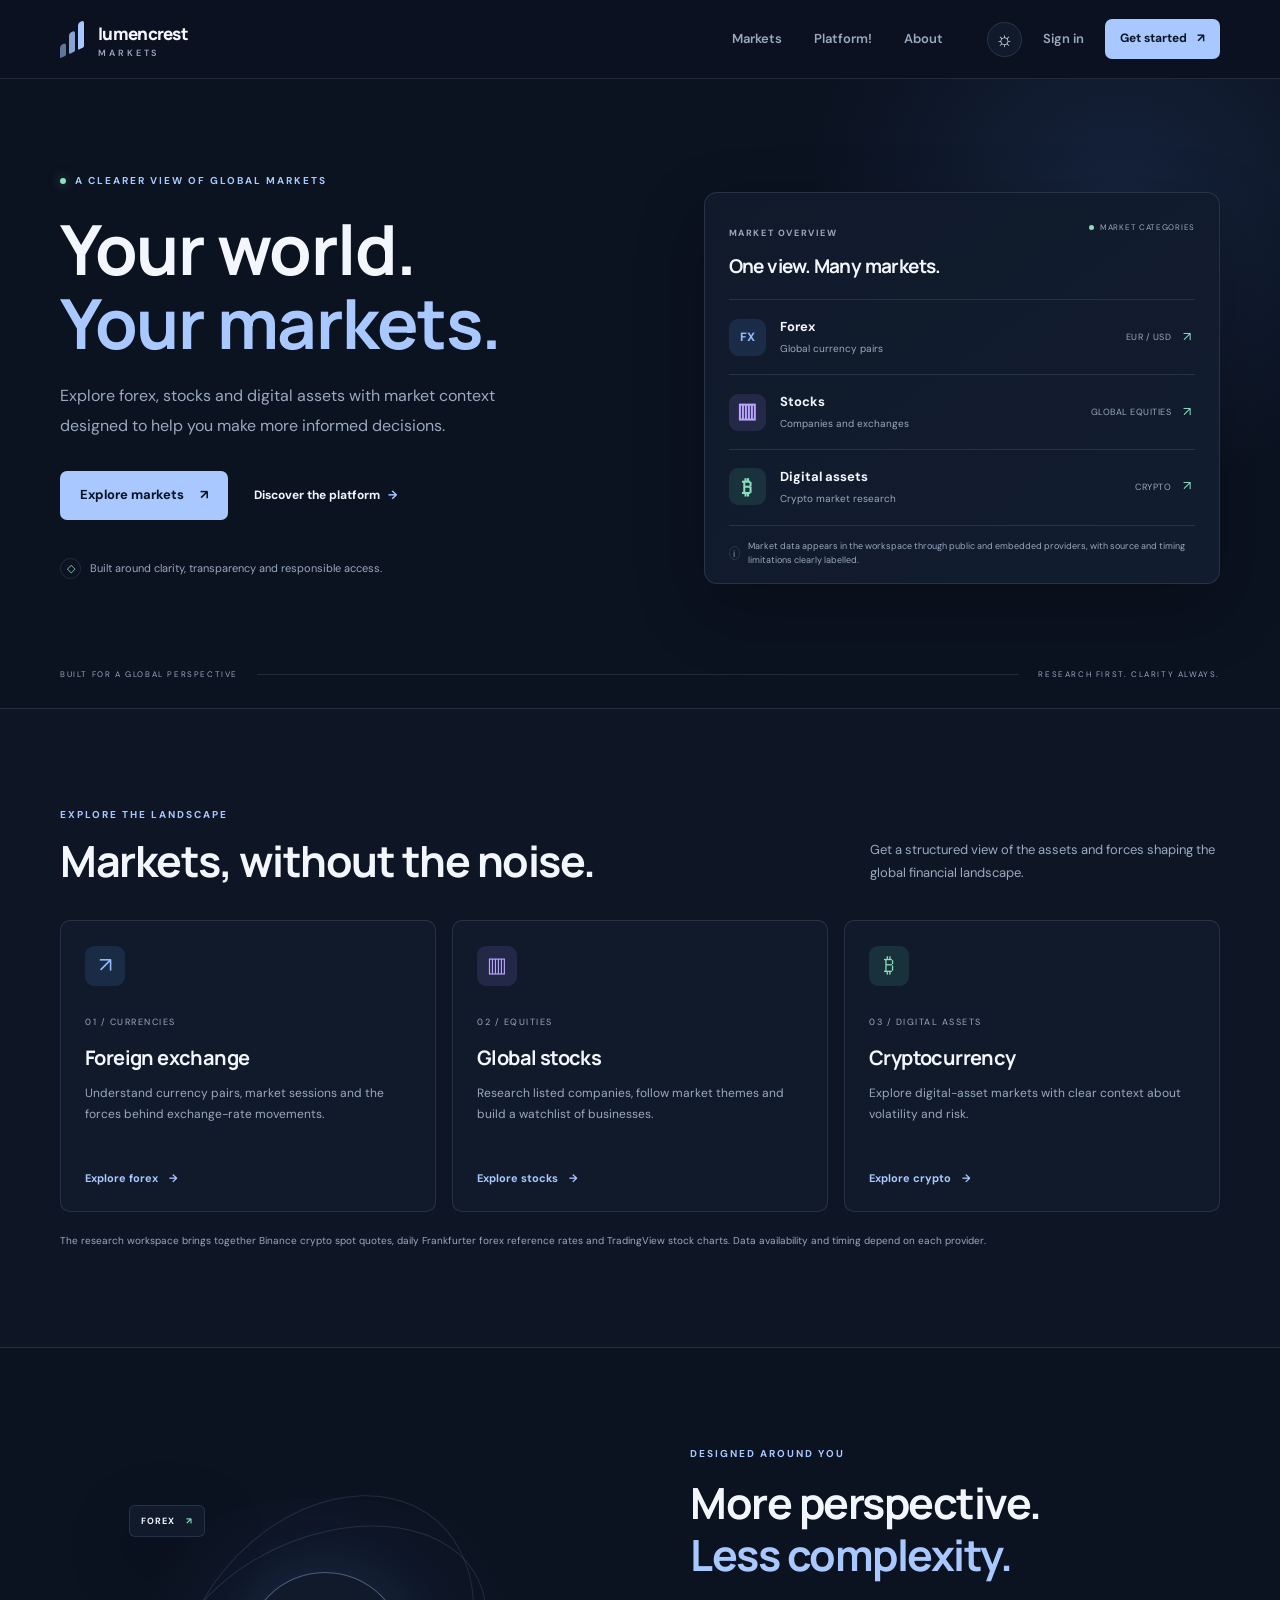
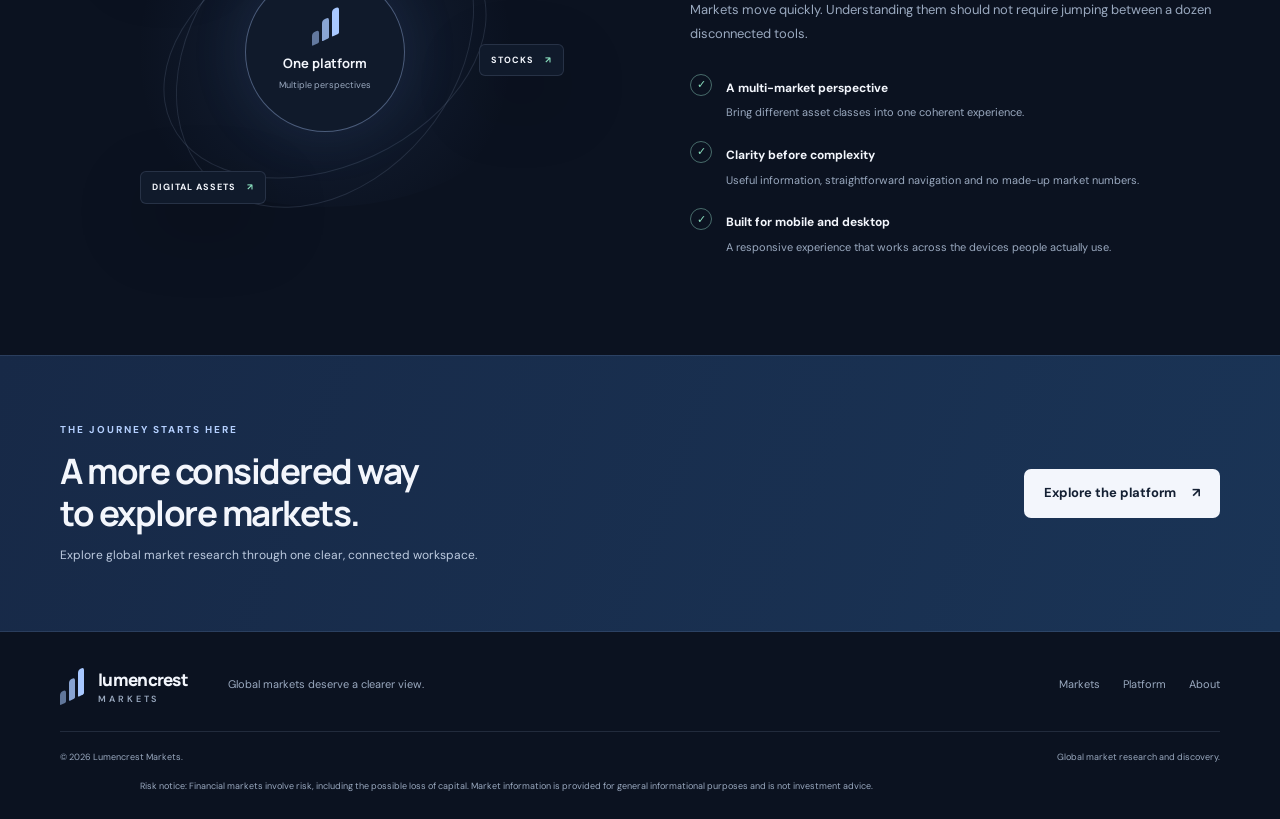
<file: index.html>
<!doctype html>
<html lang="en">
<head>
  <meta charset="utf-8">
  <meta name="viewport" content="width=device-width, initial-scale=1">
  <meta name="theme-color" content="#0b1220">
  <meta name="description" content="Lumencrest Markets brings global market research and multi-asset insights into one clear workspace.">
  <title>Lumencrest Markets | Your world. Your markets.</title>
  <link rel="stylesheet" href="styles.css">
  <script src="script.js" defer></script>
</head>
<body>
  <a class="skip-link" href="#main">Skip to content</a>
  <header class="site-header">
    <div class="container nav-wrap">
      <a class="brand" href="#" aria-label="Lumencrest Markets home">
        <span class="brand-mark" aria-hidden="true"><span></span><span></span><span></span></span>
        <span class="brand-name">lumencrest<span> markets</span></span>
      </a>
      <button class="menu-toggle" aria-label="Open navigation" aria-expanded="false" aria-controls="primary-nav">
        <span></span><span></span>
      </button>
      <nav class="primary-nav" id="primary-nav" aria-label="Main navigation">
        <a href="#markets">Markets</a>
        <a href="#platform">Platform!</a>
        <a href="#about">About</a>
      </nav>
      <div class="nav-actions">
        <button class="theme-toggle" type="button" aria-label="Switch color theme" title="Switch color theme"><span class="theme-icon" aria-hidden="true">☼</span></button>
        <a class="sign-in" href="auth.html">Sign in</a>
        <a class="button button-small" href="auth.html">Get started <span aria-hidden="true">↗</span></a>
      </div>
    </div>
  </header>

  <main id="main">
    <section class="hero">
      <div class="hero-glow" aria-hidden="true"></div>
      <div class="container hero-grid">
        <div class="hero-copy">
          <div class="eyebrow"><span class="eyebrow-dot"></span> A clearer view of global markets</div>
          <h1>Your world.<br><span>Your markets.</span></h1>
          <p class="hero-description">Explore forex, stocks and digital assets with market context designed to help you make more informed decisions.</p>
          <div class="hero-actions">
            <a class="button" href="#markets">Explore markets <span aria-hidden="true">↗</span></a>
            <a class="text-link" href="#platform">Discover the platform <span aria-hidden="true">→</span></a>
          </div>
          <div class="trust-note"><span class="shield" aria-hidden="true">◇</span> Built around clarity, transparency and responsible access.</div>
        </div>
        <div class="market-panel" aria-label="Market categories">
          <div class="panel-top">
            <div><span class="panel-kicker">MARKET OVERVIEW</span><h2>One view. Many markets.</h2></div>
            <span class="live-label"><span></span> MARKET CATEGORIES</span>
          </div>
          <div class="panel-market-row">
            <div class="asset-icon forex-icon">FX</div>
            <div class="asset-info"><strong>Forex</strong><span>Global currency pairs</span></div>
            <div class="asset-symbol">EUR / USD</div>
            <div class="asset-arrow" aria-hidden="true">↗</div>
          </div>
          <div class="panel-market-row">
            <div class="asset-icon stocks-icon"><span>▥</span></div>
            <div class="asset-info"><strong>Stocks</strong><span>Companies and exchanges</span></div>
            <div class="asset-symbol">GLOBAL EQUITIES</div>
            <div class="asset-arrow" aria-hidden="true">↗</div>
          </div>
          <div class="panel-market-row">
            <div class="asset-icon crypto-icon">₿</div>
            <div class="asset-info"><strong>Digital assets</strong><span>Crypto market research</span></div>
            <div class="asset-symbol">CRYPTO</div>
            <div class="asset-arrow" aria-hidden="true">↗</div>
          </div>
          <div class="panel-foot"><span class="foot-mark">i</span> Market data appears in the workspace through public and embedded providers, with source and timing limitations clearly labelled.</div>
        </div>
      </div>
      <div class="container hero-bottom">
        <span>BUILT FOR A GLOBAL PERSPECTIVE</span>
        <div class="hero-bottom-line"></div>
        <span>RESEARCH FIRST. CLARITY ALWAYS.</span>
      </div>
    </section>

    <section class="markets-section section" id="markets">
      <div class="container">
        <div class="section-heading">
          <div><div class="eyebrow">EXPLORE THE LANDSCAPE</div><h2>Markets, without the noise.</h2></div>
          <p>Get a structured view of the assets and forces shaping the global financial landscape.</p>
        </div>
        <div class="market-cards">
          <article class="market-card">
            <div class="card-icon card-icon-blue">↗</div><span class="card-number">01 / CURRENCIES</span>
            <h3>Foreign exchange</h3><p>Understand currency pairs, market sessions and the forces behind exchange-rate movements.</p>
            <a href="auth.html" class="card-link">Explore forex <span>→</span></a>
          </article>
          <article class="market-card">
            <div class="card-icon card-icon-violet">▥</div><span class="card-number">02 / EQUITIES</span>
            <h3>Global stocks</h3><p>Research listed companies, follow market themes and build a watchlist of businesses.</p>
            <a href="auth.html" class="card-link">Explore stocks <span>→</span></a>
          </article>
          <article class="market-card">
            <div class="card-icon card-icon-green">₿</div><span class="card-number">03 / DIGITAL ASSETS</span>
            <h3>Cryptocurrency</h3><p>Explore digital-asset markets with clear context about volatility and risk.</p>
            <a href="auth.html" class="card-link">Explore crypto <span>→</span></a>
          </article>
        </div>
        <p class="data-disclaimer">The research workspace brings together Binance crypto spot quotes, daily Frankfurter forex reference rates and TradingView stock charts. Data availability and timing depend on each provider.</p>
      </div>
    </section>

    <section class="platform-section section" id="platform">
      <div class="container platform-grid">
        <div class="platform-visual" aria-hidden="true">
          <div class="visual-orbit orbit-one"></div><div class="visual-orbit orbit-two"></div>
          <div class="visual-core"><span class="brand-mark large"><span></span><span></span><span></span></span><strong>One platform</strong><span>Multiple perspectives</span></div>
          <div class="orbit-tag tag-forex">FOREX <span>↗</span></div>
          <div class="orbit-tag tag-stocks">STOCKS <span>↗</span></div>
          <div class="orbit-tag tag-crypto">DIGITAL ASSETS <span>↗</span></div>
        </div>
        <div class="platform-copy" id="about">
          <div class="eyebrow">DESIGNED AROUND YOU</div>
          <h2>More perspective.<br><span>Less complexity.</span></h2>
          <p>Markets move quickly. Understanding them should not require jumping between a dozen disconnected tools.</p>
          <div class="feature-list">
            <div class="feature"><span class="feature-check">✓</span><div><strong>A multi-market perspective</strong><p>Bring different asset classes into one coherent experience.</p></div></div>
            <div class="feature"><span class="feature-check">✓</span><div><strong>Clarity before complexity</strong><p>Useful information, straightforward navigation and no made-up market numbers.</p></div></div>
            <div class="feature"><span class="feature-check">✓</span><div><strong>Built for mobile and desktop</strong><p>A responsive experience that works across the devices people actually use.</p></div></div>
          </div>
        </div>
      </div>
    </section>

    <section class="cta-section" id="get-started">
      <div class="container cta-inner">
        <div><div class="eyebrow">THE JOURNEY STARTS HERE</div><h2>A more considered way<br>to explore markets.</h2><p>Explore global market research through one clear, connected workspace.</p></div>
        <a class="button button-light" href="#markets">Explore the platform <span aria-hidden="true">↗</span></a>
      </div>
    </section>
  </main>

  <footer class="site-footer">
    <div class="container footer-top">
      <a class="brand footer-brand" href="#" aria-label="Lumencrest Markets home"><span class="brand-mark" aria-hidden="true"><span></span><span></span><span></span></span><span class="brand-name">lumencrest<span> markets</span></span></a>
      <p>Global markets deserve a clearer view.</p>
      <nav class="footer-links" aria-label="Footer navigation"><a href="#markets">Markets</a><a href="#platform">Platform</a><a href="#about">About</a></nav>
    </div>
    <div class="container footer-bottom"><span>© <span id="year"></span> Lumencrest Markets.</span><span>Global market research and discovery.</span></div>
    <div class="container risk-note">Risk notice: Financial markets involve risk, including the possible loss of capital. Market information is provided for general informational purposes and is not investment advice.</div>
  </footer>
</body>
</html>
</file>
<file: styles.css>
@import url('https://fonts.googleapis.com/css2?family=DM+Sans:wght@400;500;600;700&family=Manrope:wght@400;500;600;700;800&display=swap');

:root{color-scheme:dark;--bg:#0b1220;--surface:#101a2b;--surface-2:#132035;--text:#f3f6fc;--muted:#9aa9bf;--line:rgba(169,190,221,.15);--accent:#a8c8ff;--accent-strong:#6d9fff;--green:#8be0bf;--shadow:0 24px 70px rgba(0,0,0,.24)}
:root[data-theme="light"]{color-scheme:light;--bg:#f7f9fc;--surface:#fff;--surface-2:#eef3fa;--text:#142033;--muted:#65748b;--line:rgba(32,55,88,.13);--accent:#315eaa;--accent-strong:#315eaa;--green:#197b5b;--shadow:0 24px 70px rgba(34,56,90,.09)}
*{box-sizing:border-box}html{scroll-behavior:smooth;scroll-padding-top:90px}body{margin:0;background:var(--bg);color:var(--text);font-family:"DM Sans",sans-serif;line-height:1.6;-webkit-font-smoothing:antialiased}a{color:inherit;text-decoration:none}button{font:inherit}.container{width:min(1160px,calc(100% - 48px));margin-inline:auto}.skip-link{position:absolute;left:-999px;top:12px;background:var(--text);color:var(--bg);padding:10px 14px;z-index:99}.skip-link:focus{left:12px}
.site-header{position:sticky;top:0;z-index:20;background:color-mix(in srgb,var(--bg) 91%,transparent);backdrop-filter:blur(18px);border-bottom:1px solid var(--line)}.nav-wrap{height:78px;display:flex;align-items:center;gap:44px}.brand{display:inline-flex;align-items:center;gap:11px;flex-shrink:0}.brand-mark{height:27px;width:27px;display:flex;align-items:flex-end;gap:3px;transform:skewY(-25deg)}.brand-mark span{display:block;width:6px;border-radius:3px 3px 1px 1px;background:var(--accent)}.brand-mark span:nth-child(1){height:13px;opacity:.55}.brand-mark span:nth-child(2){height:21px;opacity:.8}.brand-mark span:nth-child(3){height:27px}.brand-name{font-family:Manrope,sans-serif;font-weight:800;font-size:17px;letter-spacing:-.7px}.brand-name>span{display:block;font-family:"DM Sans",sans-serif;font-size:9px;text-transform:uppercase;letter-spacing:2.9px;font-weight:600;color:var(--muted);line-height:1.2;margin-top:1px}.primary-nav{display:flex;align-items:center;gap:32px;margin-left:auto}.primary-nav a,.sign-in{font-size:13px;font-weight:600;color:var(--muted);transition:color .2s}.primary-nav a:hover,.sign-in:hover,.footer-links a:hover{color:var(--text)}.nav-actions{display:flex;align-items:center;gap:21px}.theme-toggle{height:35px;width:35px;border:1px solid var(--line);border-radius:50%;color:var(--text);background:var(--surface);cursor:pointer;font-size:20px;line-height:1}.button{display:inline-flex;align-items:center;justify-content:center;gap:16px;padding:14px 20px;border-radius:7px;background:var(--accent);color:#0b1424;font-size:13px;font-weight:700;transition:transform .2s,filter .2s}.button:hover{transform:translateY(-2px);filter:brightness(1.08)}.button-small{padding:10px 15px;font-size:12px;gap:10px}.menu-toggle{display:none;background:none;border:0;color:var(--text)}
.hero{position:relative;overflow:hidden;padding:94px 0 27px}.hero-glow{position:absolute;top:-190px;right:-170px;width:660px;height:620px;background:radial-gradient(ellipse,rgba(75,122,206,.16),transparent 67%);pointer-events:none}.hero-grid{position:relative;display:grid;grid-template-columns:1fr .91fr;align-items:center;gap:76px}.hero-copy{padding-bottom:24px}.eyebrow{font-size:10px;font-weight:700;letter-spacing:2px;color:var(--accent);text-transform:uppercase;display:flex;align-items:center;gap:9px}.eyebrow-dot{height:6px;width:6px;border-radius:50%;background:var(--green);box-shadow:0 0 12px color-mix(in srgb,var(--green) 50%,transparent)}h1,h2,h3,p{margin-top:0}h1,h2,h3{font-family:Manrope,sans-serif;letter-spacing:-1.5px}h1{font-size:clamp(48px,5.4vw,72px);line-height:1.07;font-weight:700;margin:23px 0 21px}h1 span,.platform-copy h2 span{color:var(--accent)}.hero-description{max-width:500px;font-size:16px;line-height:1.85;color:var(--muted)}.hero-actions{display:flex;align-items:center;gap:26px;margin-top:31px}.text-link{font-size:12px;font-weight:700;color:var(--text)}.text-link span{color:var(--accent);margin-left:5px}.trust-note{margin-top:38px;display:flex;align-items:center;gap:9px;color:var(--muted);font-size:11px}.shield{height:21px;width:21px;border:1px solid var(--line);border-radius:50%;display:grid;place-items:center;color:var(--green)}
.market-panel{background:linear-gradient(145deg,var(--surface),color-mix(in srgb,var(--surface) 88%,#1a2d4b));border:1px solid var(--line);border-radius:13px;padding:25px 24px 15px;box-shadow:var(--shadow);position:relative}.panel-top{display:flex;justify-content:space-between;gap:15px;align-items:flex-start;padding-bottom:18px}.panel-kicker{font-size:9px;font-weight:700;letter-spacing:1.6px;color:var(--muted)}.panel-top h2{font-size:19px;letter-spacing:-.6px;margin:7px 0 0}.live-label{display:flex;align-items:center;gap:6px;font-size:8px;letter-spacing:.7px;color:var(--muted);white-space:nowrap;margin-top:3px}.live-label span{width:5px;height:5px;border-radius:50%;background:var(--green)}.panel-market-row{display:grid;grid-template-columns:39px 1fr auto 12px;gap:12px;align-items:center;padding:17px 0;border-top:1px solid var(--line)}.asset-icon{height:37px;width:37px;border-radius:9px;display:grid;place-items:center;font-size:12px;font-weight:800}.forex-icon{background:rgba(97,153,255,.13);color:#94baff}.stocks-icon{background:rgba(165,135,255,.13);color:#b9a4ff;font-size:21px}.crypto-icon{background:rgba(94,211,166,.12);color:#8be0bf;font-size:20px}.asset-info strong,.asset-info span{display:block}.asset-info strong{font-size:13px}.asset-info span{font-size:10px;color:var(--muted);margin-top:3px}.asset-symbol{font-size:9px;color:var(--muted);letter-spacing:.5px;text-align:right}.asset-arrow{font-size:13px;color:var(--green)}.panel-foot{border-top:1px solid var(--line);padding-top:13px;margin-top:1px;color:var(--muted);font-size:9px;display:flex;gap:8px;align-items:center}.foot-mark{width:14px;height:14px;display:grid;place-items:center;border:1px solid var(--line);border-radius:50%;font-size:9px}.hero-bottom{display:flex;align-items:center;gap:19px;margin-top:65px;color:var(--muted);font-size:8px;letter-spacing:1.6px}.hero-bottom-line{height:1px;flex:1;background:var(--line)}
.section{padding:98px 0}.markets-section{background:color-mix(in srgb,var(--surface) 55%,var(--bg));border-top:1px solid var(--line);border-bottom:1px solid var(--line)}.section-heading{display:flex;justify-content:space-between;align-items:flex-end;gap:35px;margin-bottom:34px}.section-heading h2,.platform-copy h2,.cta-inner h2{font-size:clamp(30px,3.5vw,43px);line-height:1.2;margin:12px 0 0}.section-heading>p{max-width:350px;color:var(--muted);font-size:13px;line-height:1.8;margin-bottom:2px}.market-cards{display:grid;grid-template-columns:repeat(3,1fr);gap:16px}.market-card{padding:25px 24px 22px;border:1px solid var(--line);border-radius:10px;background:var(--surface);min-height:257px;transition:transform .2s,border-color .2s}.market-card:hover{transform:translateY(-4px);border-color:color-mix(in srgb,var(--accent) 55%,var(--line))}.card-icon{width:40px;height:40px;border-radius:9px;display:grid;place-items:center;font-size:21px;margin-bottom:21px}.card-icon-blue{background:rgba(97,153,255,.13);color:#94baff}.card-icon-violet{background:rgba(165,135,255,.13);color:#b9a4ff}.card-icon-green{background:rgba(94,211,166,.12);color:#8be0bf}.card-number{font-size:9px;letter-spacing:1.5px;color:var(--muted)}.market-card h3{font-size:20px;letter-spacing:-.6px;margin:9px 0}.market-card p{font-size:12px;color:var(--muted);line-height:1.8;min-height:65px;margin-bottom:16px}.card-link{font-size:11px;font-weight:700;color:var(--accent)}.card-link span{margin-left:8px}.data-disclaimer{font-size:10px;color:var(--muted);margin:20px 0 0;line-height:1.7}
.platform-grid{display:grid;grid-template-columns:1fr 1fr;gap:100px;align-items:center}.platform-visual{height:400px;position:relative;display:grid;place-items:center;isolation:isolate}.platform-visual:before{content:"";position:absolute;inset:45px;border-radius:50%;background:radial-gradient(circle,rgba(90,133,207,.13),transparent 70%);z-index:-1}.visual-orbit{position:absolute;border:1px solid var(--line);border-radius:50%;transform:rotate(-25deg)}.orbit-one{width:340px;height:230px}.orbit-two{width:260px;height:345px;transform:rotate(40deg)}.visual-core{height:160px;width:160px;border:1px solid color-mix(in srgb,var(--accent) 28%,var(--line));border-radius:50%;display:flex;align-items:center;justify-content:center;flex-direction:column;background:var(--surface);box-shadow:0 0 60px rgba(83,128,201,.12)}.brand-mark.large{width:34px;height:30px;justify-content:center;margin-bottom:13px}.brand-mark.large span{width:7px}.visual-core strong{font-family:Manrope,sans-serif;font-size:13px}.visual-core>span:last-child{font-size:9px;color:var(--muted);margin-top:4px}.orbit-tag{position:absolute;padding:8px 11px;background:var(--surface);border:1px solid var(--line);border-radius:6px;font-size:9px;letter-spacing:1px;font-weight:700;box-shadow:var(--shadow)}.orbit-tag span{color:var(--green);margin-left:8px}.tag-forex{top:53px;left:13%}.tag-stocks{right:5%;top:48%}.tag-crypto{bottom:48px;left:15%}.platform-copy h2{margin:15px 0 17px}.platform-copy>p{color:var(--muted);font-size:13px;line-height:1.85}.feature-list{margin-top:28px;display:grid;gap:19px}.feature{display:grid;grid-template-columns:24px 1fr;gap:12px}.feature-check{width:22px;height:22px;border:1px solid color-mix(in srgb,var(--green) 35%,var(--line));border-radius:50%;display:grid;place-items:center;color:var(--green);font-size:11px}.feature strong{font-size:12px}.feature p{font-size:11px;color:var(--muted);margin:4px 0 0;line-height:1.7}
.cta-section{padding:66px 0;background:linear-gradient(110deg,#172947,#1a3456);border-block:1px solid rgba(179,205,245,.12)}.cta-inner{display:flex;align-items:center;justify-content:space-between;gap:35px}.cta-inner .eyebrow{color:#b5d0ff}.cta-inner h2{font-size:35px;margin:12px 0}.cta-inner p{color:#bdcbe0;font-size:12px;margin:0}.button-light{background:#f3f6fc;color:#142033;white-space:nowrap}.site-footer{padding:34px 0 25px}.footer-top{display:flex;align-items:center;gap:30px;padding-bottom:26px}.footer-brand{margin-right:10px}.footer-top>p{font-size:11px;color:var(--muted);margin:0 auto 0 0}.footer-links{display:flex;gap:23px}.footer-links a{font-size:11px;color:var(--muted)}.footer-bottom{border-top:1px solid var(--line);padding-top:18px;display:flex;justify-content:space-between;gap:20px;color:var(--muted);font-size:9px}.risk-note{margin-top:15px;font-size:9px;line-height:1.7;color:var(--muted);max-width:1000px}
@media(max-width:900px){.nav-wrap{gap:20px}.primary-nav{gap:18px}.nav-actions{gap:13px}.hero-grid{gap:35px}.platform-grid{gap:45px}.asset-symbol{font-size:8px}.market-panel{padding:20px 17px 13px}.panel-market-row{gap:8px}.platform-visual{transform:scale(.94)}}
@media(max-width:700px){.container{width:min(100% - 36px,520px)}.nav-wrap{height:68px;gap:12px}.brand-name{font-size:15px}.menu-toggle{display:flex;flex-direction:column;gap:5px;margin-left:auto;padding:8px}.menu-toggle span{width:20px;height:2px;background:var(--text);display:block}.primary-nav{display:none;position:absolute;top:68px;left:0;right:0;padding:16px 22px 20px;background:var(--surface);border-bottom:1px solid var(--line);flex-direction:column;align-items:flex-start;gap:17px}.primary-nav.open{display:flex}.nav-actions{gap:10px}.nav-actions .sign-in{display:none}.theme-toggle{height:32px;width:32px}.button-small{padding:9px 11px;font-size:11px}.hero{padding:63px 0 23px}.hero-grid{grid-template-columns:1fr;gap:34px}.hero-copy{padding-bottom:0}h1{font-size:54px;margin:18px 0}.hero-description{font-size:14px}.hero-actions{gap:18px;flex-wrap:wrap;margin-top:24px}.trust-note{margin-top:25px;font-size:10px}.market-panel{padding:20px 16px 13px}.panel-top h2{font-size:17px}.hero-bottom{margin-top:39px;gap:11px;font-size:7px;letter-spacing:1px}.section{padding:67px 0}.section-heading{display:block;margin-bottom:25px}.section-heading h2,.platform-copy h2{font-size:33px}.section-heading>p{margin-top:14px;font-size:12px}.market-cards{grid-template-columns:1fr;gap:12px}.market-card{min-height:0;padding:22px}.market-card p{min-height:0}.card-icon{margin-bottom:15px}.platform-grid{grid-template-columns:1fr;gap:22px}.platform-visual{height:320px;transform:none;order:2}.platform-copy{order:1}.visual-orbit.orbit-one{width:290px;height:195px}.visual-orbit.orbit-two{width:220px;height:290px}.visual-core{width:145px;height:145px}.tag-forex{top:32px;left:5%}.tag-stocks{right:0;top:47%}.tag-crypto{bottom:30px;left:5%}.cta-section{padding:48px 0}.cta-inner{align-items:flex-start;flex-direction:column;gap:23px}.cta-inner h2{font-size:31px}.footer-top{align-items:flex-start;flex-wrap:wrap;gap:18px}.footer-top>p{width:100%;order:3}.footer-links{margin-left:auto;gap:14px}.footer-bottom{flex-direction:column;gap:7px;font-size:9px}.risk-note{font-size:9px}}
@media(prefers-reduced-motion:reduce){*,*::before,*::after{scroll-behavior:auto!important;transition:none!important;animation:none!important}}
</file>
